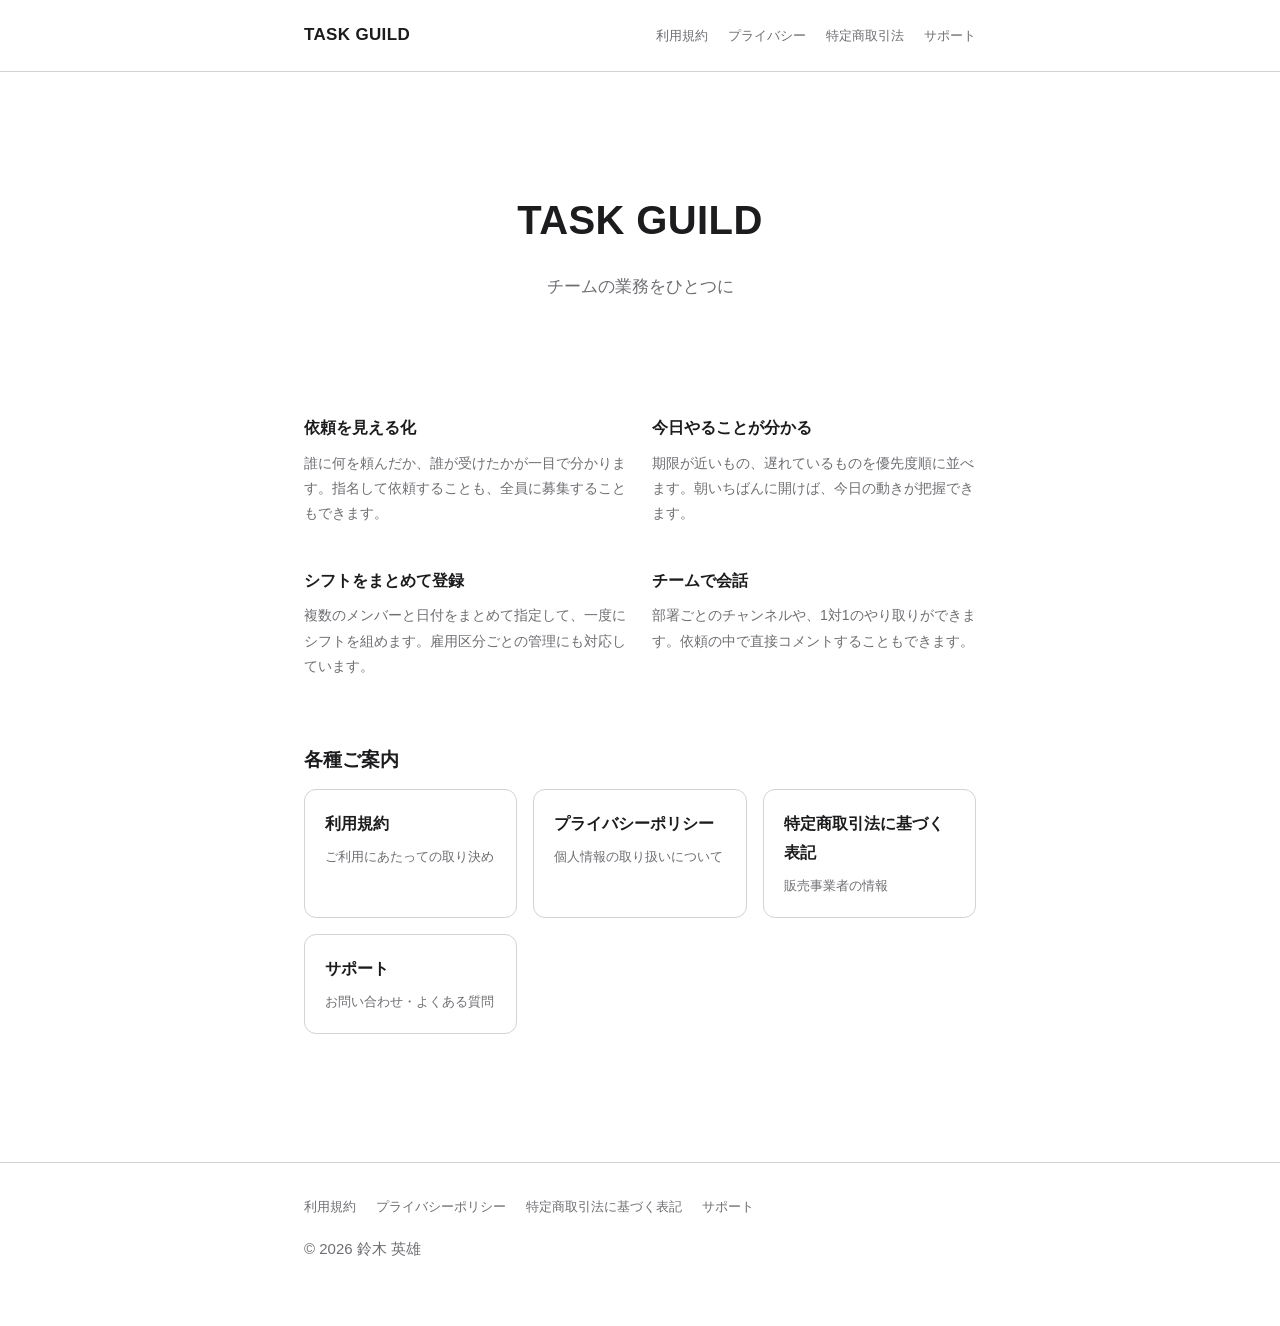
<file: index.html>
<!DOCTYPE html>
<html lang="ja">
<head>
<meta charset="UTF-8">
<meta name="viewport" content="width=device-width, initial-scale=1">
<title>TASK GUILD</title>
<meta name="description" content="TASK GUILD は、中小企業やチームの業務をひとつにまとめる業務管理アプリです。">
<link rel="stylesheet" href="style.css">
</head>
<body>

<header>
  <div class="wrap">
    <a href="index.html" class="logo">TASK GUILD</a>
    <nav>
      <a href="terms.html">利用規約</a>
      <a href="privacy.html">プライバシー</a>
      <a href="tokushoho.html">特定商取引法</a>
      <a href="support.html">サポート</a>
    </nav>
  </div>
</header>

<main>
  <div class="wrap">

    <div class="hero">
      <h1>TASK GUILD</h1>
      <p>チームの業務をひとつに</p>
    </div>

    <div class="features">
      <div class="feature">
        <h3>依頼を見える化</h3>
        <p>誰に何を頼んだか、誰が受けたかが一目で分かります。指名して依頼することも、全員に募集することもできます。</p>
      </div>
      <div class="feature">
        <h3>今日やることが分かる</h3>
        <p>期限が近いもの、遅れているものを優先度順に並べます。朝いちばんに開けば、今日の動きが把握できます。</p>
      </div>
      <div class="feature">
        <h3>シフトをまとめて登録</h3>
        <p>複数のメンバーと日付をまとめて指定して、一度にシフトを組めます。雇用区分ごとの管理にも対応しています。</p>
      </div>
      <div class="feature">
        <h3>チームで会話</h3>
        <p>部署ごとのチャンネルや、1対1のやり取りができます。依頼の中で直接コメントすることもできます。</p>
      </div>
    </div>

    <h2>各種ご案内</h2>
    <div class="cards">
      <a href="terms.html" class="card">
        <h2>利用規約</h2>
        <p>ご利用にあたっての取り決め</p>
      </a>
      <a href="privacy.html" class="card">
        <h2>プライバシーポリシー</h2>
        <p>個人情報の取り扱いについて</p>
      </a>
      <a href="tokushoho.html" class="card">
        <h2>特定商取引法に基づく表記</h2>
        <p>販売事業者の情報</p>
      </a>
      <a href="support.html" class="card">
        <h2>サポート</h2>
        <p>お問い合わせ・よくある質問</p>
      </a>
    </div>

  </div>
</main>

<footer>
  <div class="wrap">
    <nav>
      <a href="terms.html">利用規約</a>
      <a href="privacy.html">プライバシーポリシー</a>
      <a href="tokushoho.html">特定商取引法に基づく表記</a>
      <a href="support.html">サポート</a>
    </nav>
    <p>© 2026 鈴木 英雄</p>
  </div>
</footer>

</body>
</html>
</file>
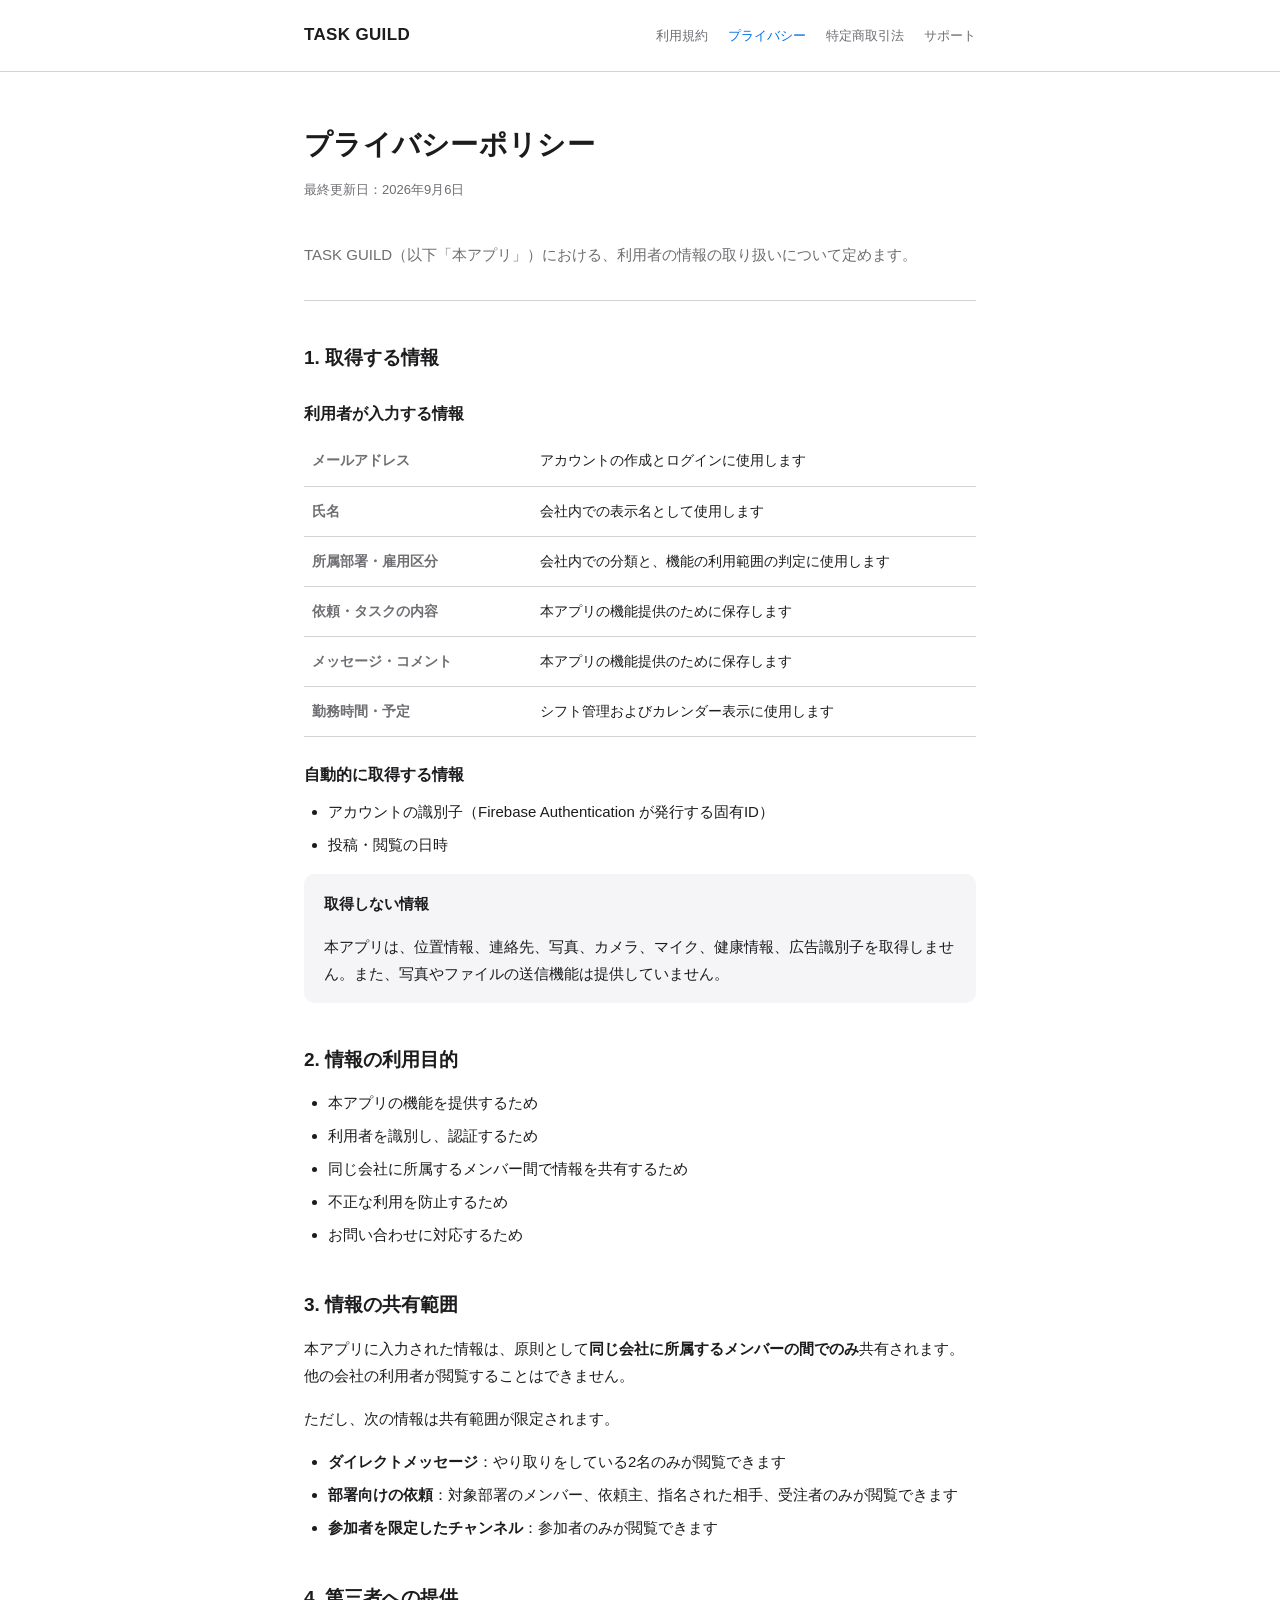
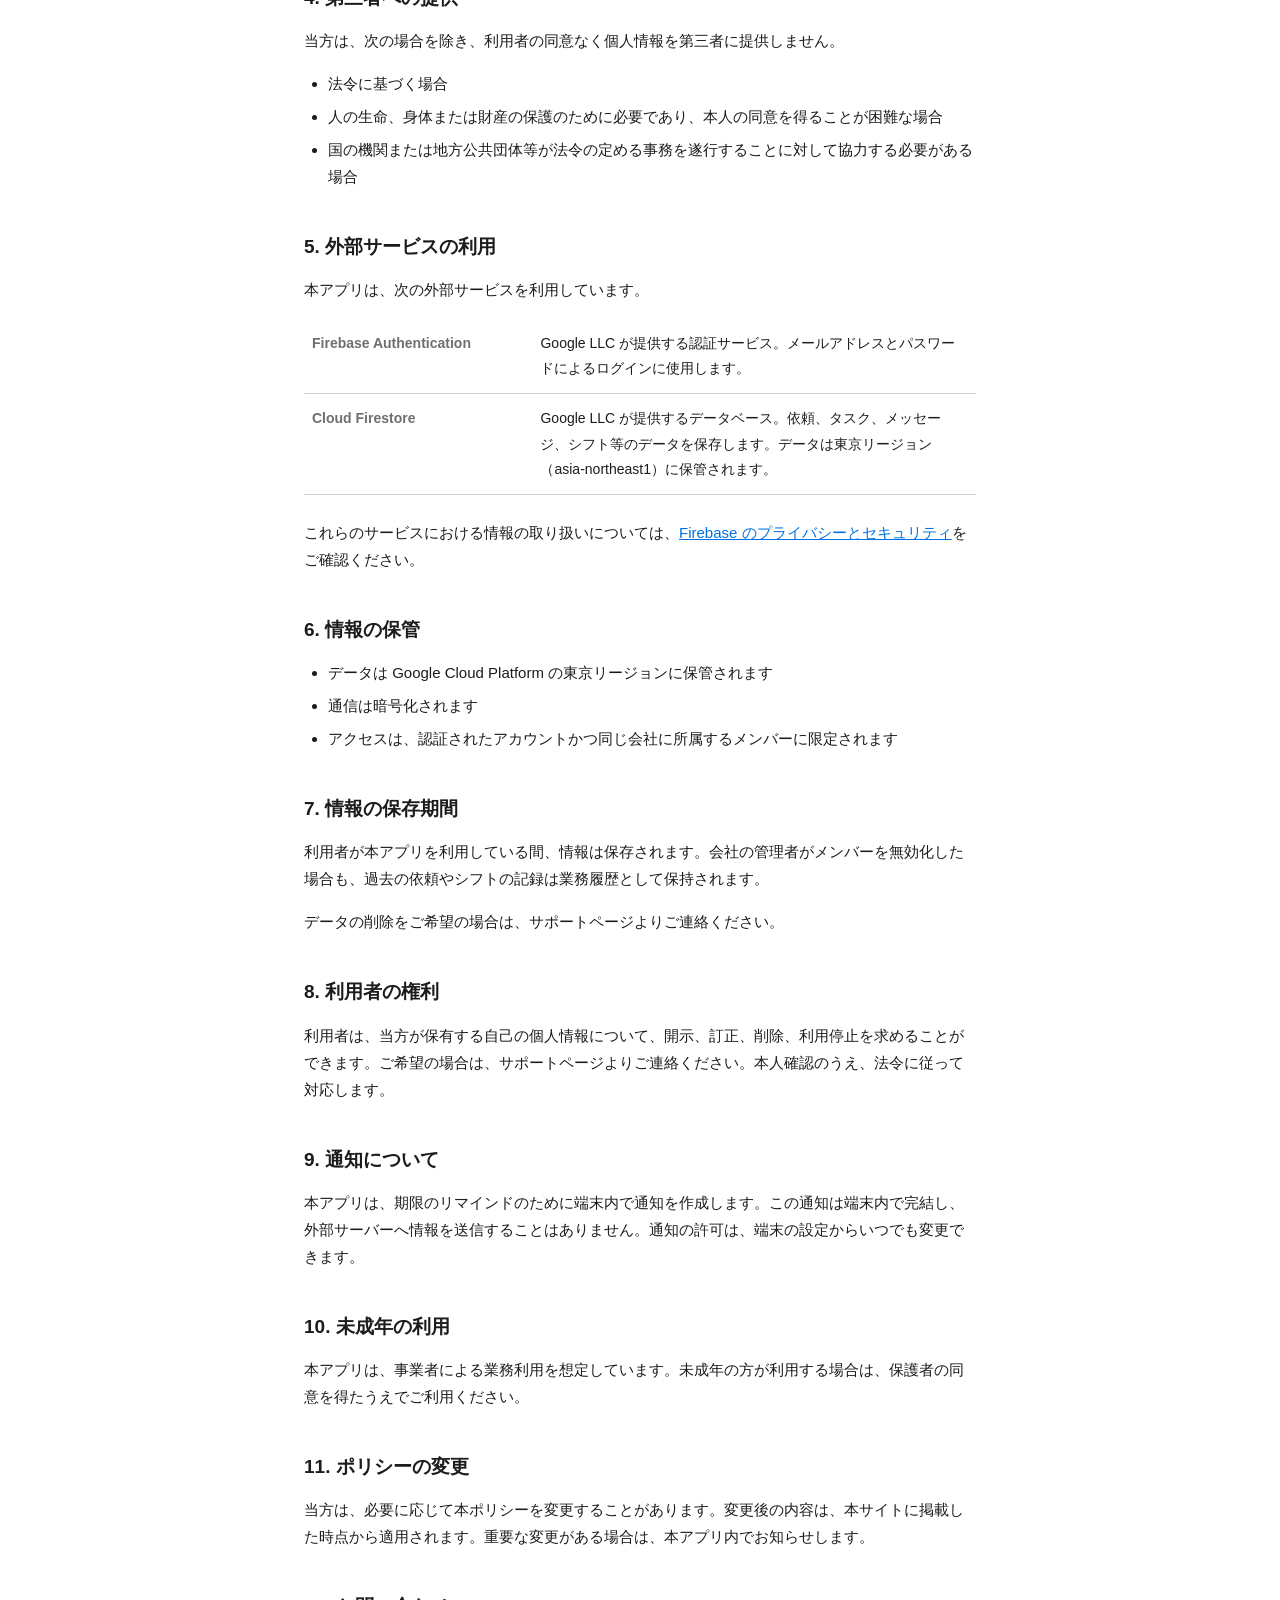
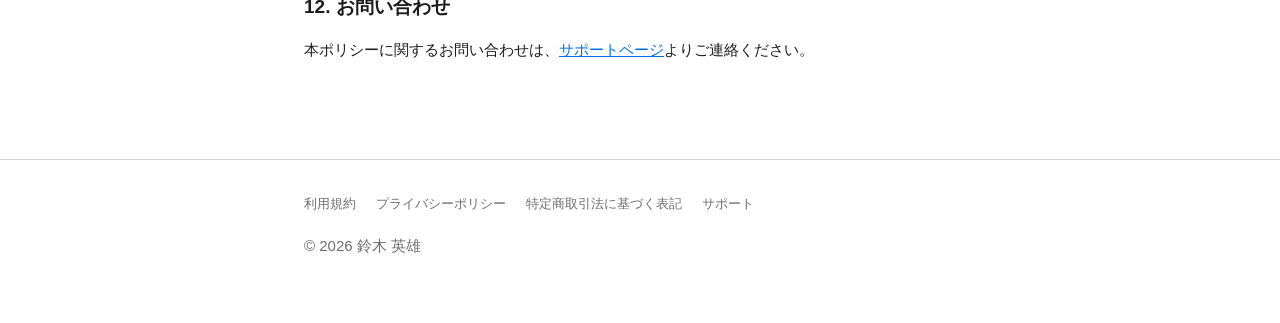
<file: privacy.html>
<!DOCTYPE html>
<html lang="ja">
<head>
<meta charset="UTF-8">
<meta name="viewport" content="width=device-width, initial-scale=1">
<title>プライバシーポリシー | TASK GUILD</title>
<link rel="stylesheet" href="style.css">
</head>
<body>

<header>
  <div class="wrap">
    <a href="index.html" class="logo">TASK GUILD</a>
    <nav>
      <a href="terms.html">利用規約</a>
      <a href="privacy.html" class="current">プライバシー</a>
      <a href="tokushoho.html">特定商取引法</a>
      <a href="support.html">サポート</a>
    </nav>
  </div>
</header>

<main>
  <div class="wrap">

    <h1>プライバシーポリシー</h1>
    <p class="updated">最終更新日：2026年9月6日</p>

    <p class="lead">
      TASK GUILD（以下「本アプリ」）における、利用者の情報の取り扱いについて定めます。
    </p>

    <h2>1. 取得する情報</h2>

    <h3>利用者が入力する情報</h3>
    <table>
      <tr>
        <th>メールアドレス</th>
        <td>アカウントの作成とログインに使用します</td>
      </tr>
      <tr>
        <th>氏名</th>
        <td>会社内での表示名として使用します</td>
      </tr>
      <tr>
        <th>所属部署・雇用区分</th>
        <td>会社内での分類と、機能の利用範囲の判定に使用します</td>
      </tr>
      <tr>
        <th>依頼・タスクの内容</th>
        <td>本アプリの機能提供のために保存します</td>
      </tr>
      <tr>
        <th>メッセージ・コメント</th>
        <td>本アプリの機能提供のために保存します</td>
      </tr>
      <tr>
        <th>勤務時間・予定</th>
        <td>シフト管理およびカレンダー表示に使用します</td>
      </tr>
    </table>

    <h3>自動的に取得する情報</h3>
    <ul>
      <li>アカウントの識別子（Firebase Authentication が発行する固有ID）</li>
      <li>投稿・閲覧の日時</li>
    </ul>

    <div class="note">
      <p><strong>取得しない情報</strong></p>
      <p>本アプリは、位置情報、連絡先、写真、カメラ、マイク、健康情報、広告識別子を取得しません。また、写真やファイルの送信機能は提供していません。</p>
    </div>

    <h2>2. 情報の利用目的</h2>
    <ul>
      <li>本アプリの機能を提供するため</li>
      <li>利用者を識別し、認証するため</li>
      <li>同じ会社に所属するメンバー間で情報を共有するため</li>
      <li>不正な利用を防止するため</li>
      <li>お問い合わせに対応するため</li>
    </ul>

    <h2>3. 情報の共有範囲</h2>
    <p>本アプリに入力された情報は、原則として<strong>同じ会社に所属するメンバーの間でのみ</strong>共有されます。他の会社の利用者が閲覧することはできません。</p>
    <p>ただし、次の情報は共有範囲が限定されます。</p>
    <ul>
      <li><strong>ダイレクトメッセージ</strong>：やり取りをしている2名のみが閲覧できます</li>
      <li><strong>部署向けの依頼</strong>：対象部署のメンバー、依頼主、指名された相手、受注者のみが閲覧できます</li>
      <li><strong>参加者を限定したチャンネル</strong>：参加者のみが閲覧できます</li>
    </ul>

    <h2>4. 第三者への提供</h2>
    <p>当方は、次の場合を除き、利用者の同意なく個人情報を第三者に提供しません。</p>
    <ul>
      <li>法令に基づく場合</li>
      <li>人の生命、身体または財産の保護のために必要であり、本人の同意を得ることが困難な場合</li>
      <li>国の機関または地方公共団体等が法令の定める事務を遂行することに対して協力する必要がある場合</li>
    </ul>

    <h2>5. 外部サービスの利用</h2>
    <p>本アプリは、次の外部サービスを利用しています。</p>

    <table>
      <tr>
        <th>Firebase Authentication</th>
        <td>Google LLC が提供する認証サービス。メールアドレスとパスワードによるログインに使用します。</td>
      </tr>
      <tr>
        <th>Cloud Firestore</th>
        <td>Google LLC が提供するデータベース。依頼、タスク、メッセージ、シフト等のデータを保存します。データは東京リージョン（asia-northeast1）に保管されます。</td>
      </tr>
    </table>

    <p>これらのサービスにおける情報の取り扱いについては、<a href="https://firebase.google.com/support/privacy" target="_blank" rel="noopener">Firebase のプライバシーとセキュリティ</a>をご確認ください。</p>

    <h2>6. 情報の保管</h2>
    <ul>
      <li>データは Google Cloud Platform の東京リージョンに保管されます</li>
      <li>通信は暗号化されます</li>
      <li>アクセスは、認証されたアカウントかつ同じ会社に所属するメンバーに限定されます</li>
    </ul>

    <h2>7. 情報の保存期間</h2>
    <p>利用者が本アプリを利用している間、情報は保存されます。会社の管理者がメンバーを無効化した場合も、過去の依頼やシフトの記録は業務履歴として保持されます。</p>
    <p>データの削除をご希望の場合は、サポートページよりご連絡ください。</p>

    <h2>8. 利用者の権利</h2>
    <p>利用者は、当方が保有する自己の個人情報について、開示、訂正、削除、利用停止を求めることができます。ご希望の場合は、サポートページよりご連絡ください。本人確認のうえ、法令に従って対応します。</p>

    <h2>9. 通知について</h2>
    <p>本アプリは、期限のリマインドのために端末内で通知を作成します。この通知は端末内で完結し、外部サーバーへ情報を送信することはありません。通知の許可は、端末の設定からいつでも変更できます。</p>

    <h2>10. 未成年の利用</h2>
    <p>本アプリは、事業者による業務利用を想定しています。未成年の方が利用する場合は、保護者の同意を得たうえでご利用ください。</p>

    <h2>11. ポリシーの変更</h2>
    <p>当方は、必要に応じて本ポリシーを変更することがあります。変更後の内容は、本サイトに掲載した時点から適用されます。重要な変更がある場合は、本アプリ内でお知らせします。</p>

    <h2>12. お問い合わせ</h2>
    <p>本ポリシーに関するお問い合わせは、<a href="support.html">サポートページ</a>よりご連絡ください。</p>

  </div>
</main>

<footer>
  <div class="wrap">
    <nav>
      <a href="terms.html">利用規約</a>
      <a href="privacy.html">プライバシーポリシー</a>
      <a href="tokushoho.html">特定商取引法に基づく表記</a>
      <a href="support.html">サポート</a>
    </nav>
    <p>© 2026 鈴木 英雄</p>
  </div>
</footer>

</body>
</html>
</file>
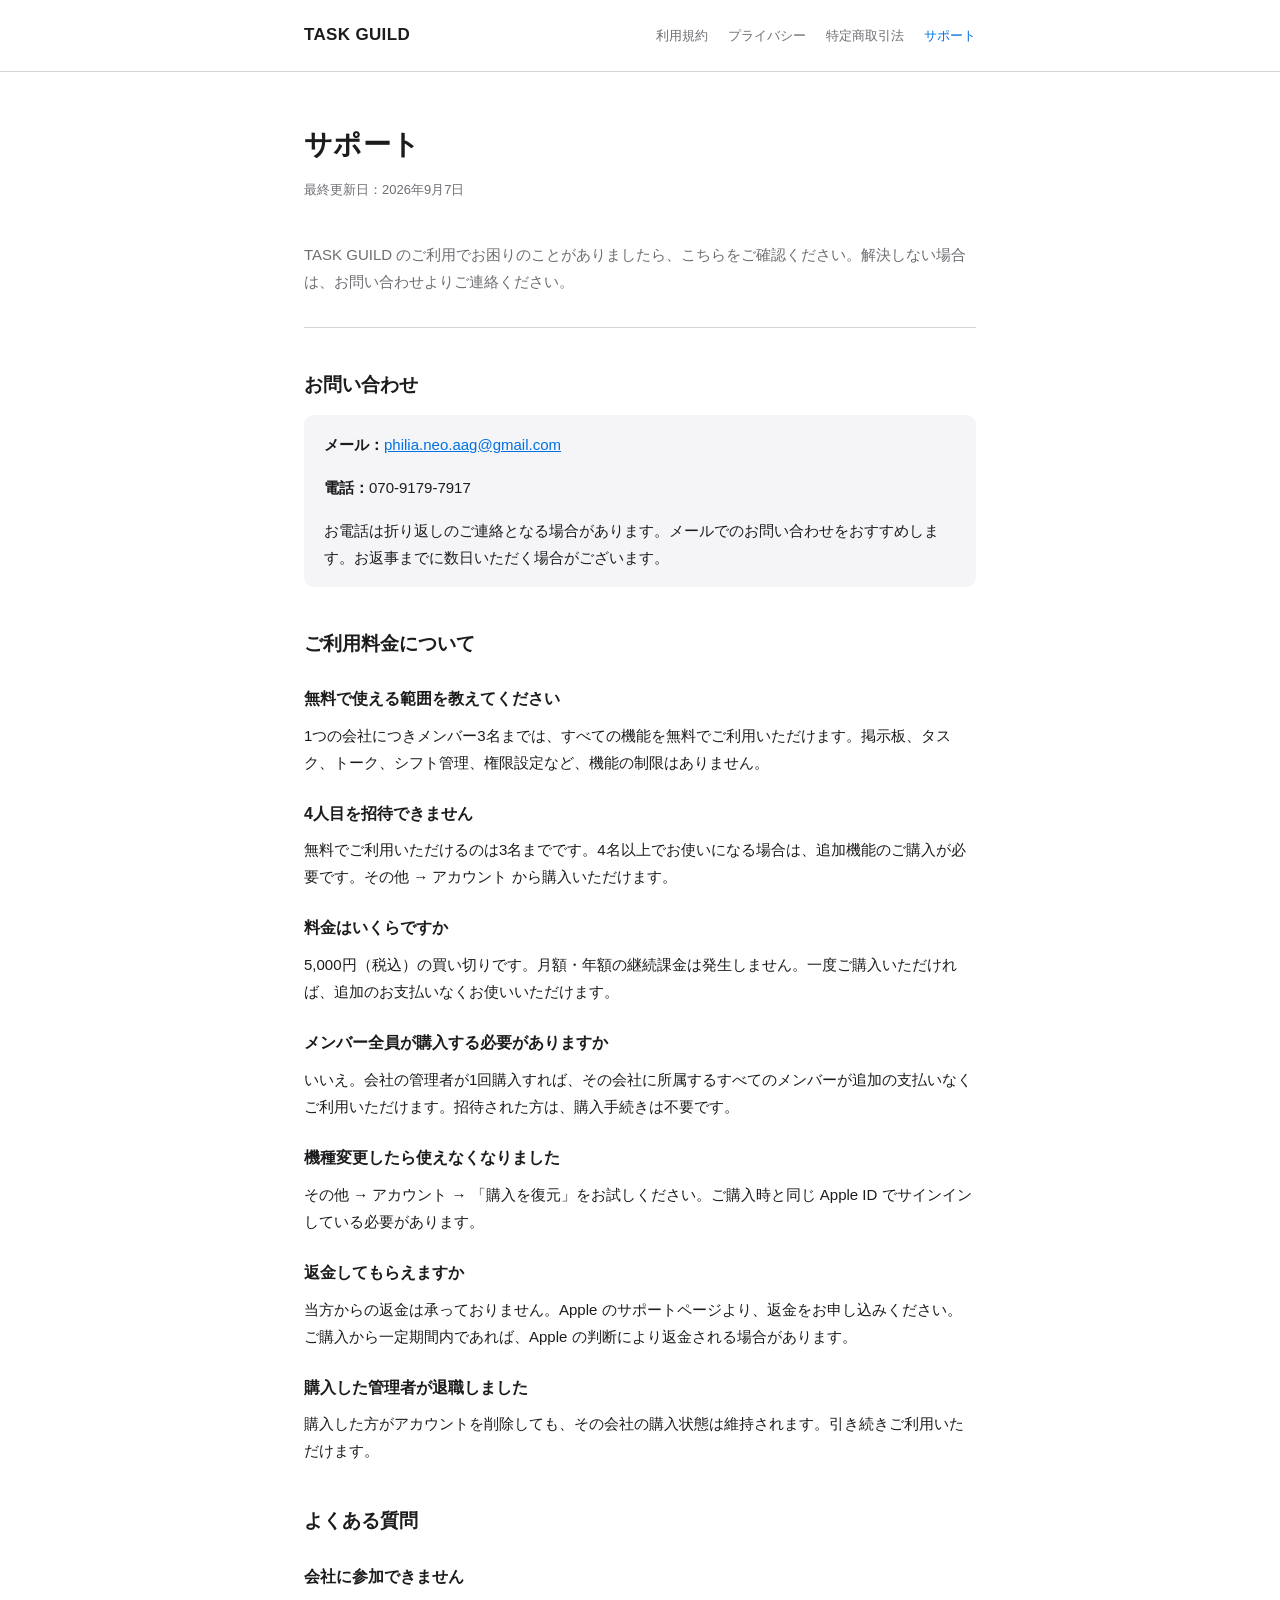
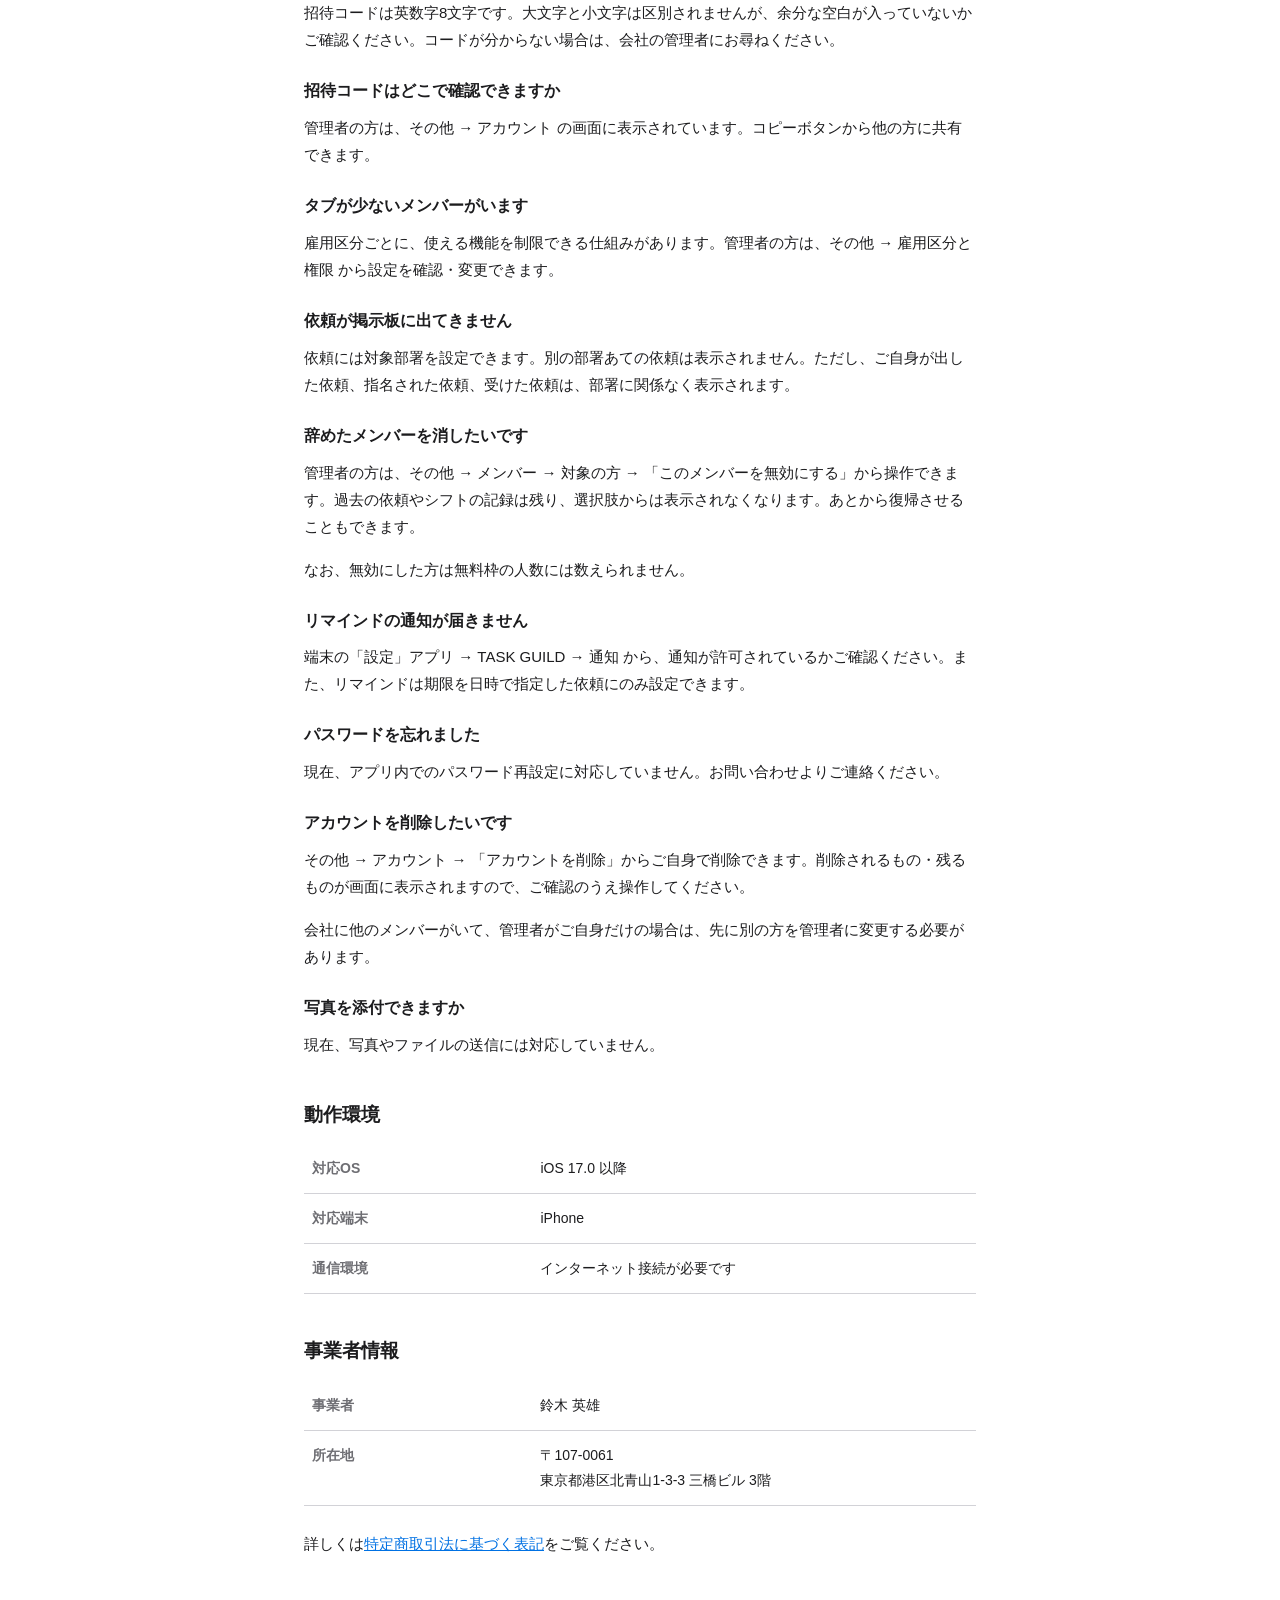
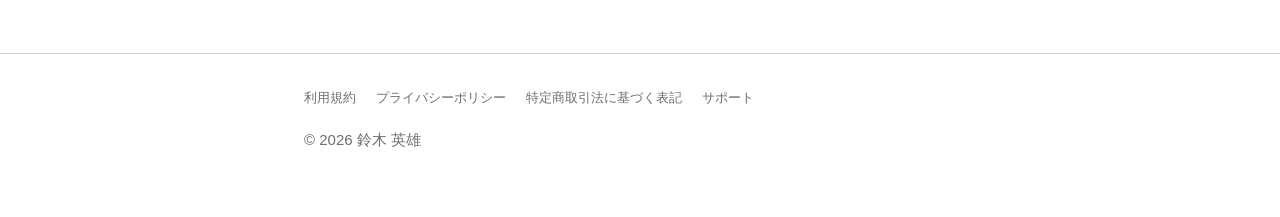
<file: support.html>
<!DOCTYPE html>
<html lang="ja">
<head>
<meta charset="UTF-8">
<meta name="viewport" content="width=device-width, initial-scale=1">
<title>サポート | TASK GUILD</title>
<link rel="stylesheet" href="style.css">
</head>
<body>

<header>
  <div class="wrap">
    <a href="index.html" class="logo">TASK GUILD</a>
    <nav>
      <a href="terms.html">利用規約</a>
      <a href="privacy.html">プライバシー</a>
      <a href="tokushoho.html">特定商取引法</a>
      <a href="support.html" class="current">サポート</a>
    </nav>
  </div>
</header>

<main>
  <div class="wrap">

    <h1>サポート</h1>
    <p class="updated">最終更新日：2026年9月7日</p>

    <p class="lead">
      TASK GUILD のご利用でお困りのことがありましたら、こちらをご確認ください。解決しない場合は、お問い合わせよりご連絡ください。
    </p>

    <h2>お問い合わせ</h2>
    <div class="note">
      <p><strong>メール：</strong><a href="mailto:philia.neo.aag@gmail.com">philia.neo.aag@gmail.com</a></p>
      <p><strong>電話：</strong>070-9179-7917</p>
      <p>お電話は折り返しのご連絡となる場合があります。メールでのお問い合わせをおすすめします。お返事までに数日いただく場合がございます。</p>
    </div>

    <h2>ご利用料金について</h2>

    <h3>無料で使える範囲を教えてください</h3>
    <p>1つの会社につきメンバー3名までは、すべての機能を無料でご利用いただけます。掲示板、タスク、トーク、シフト管理、権限設定など、機能の制限はありません。</p>

    <h3>4人目を招待できません</h3>
    <p>無料でご利用いただけるのは3名までです。4名以上でお使いになる場合は、追加機能のご購入が必要です。その他 → アカウント から購入いただけます。</p>

    <h3>料金はいくらですか</h3>
    <p>5,000円（税込）の買い切りです。月額・年額の継続課金は発生しません。一度ご購入いただければ、追加のお支払いなくお使いいただけます。</p>

    <h3>メンバー全員が購入する必要がありますか</h3>
    <p>いいえ。会社の管理者が1回購入すれば、その会社に所属するすべてのメンバーが追加の支払いなくご利用いただけます。招待された方は、購入手続きは不要です。</p>

    <h3>機種変更したら使えなくなりました</h3>
    <p>その他 → アカウント → 「購入を復元」をお試しください。ご購入時と同じ Apple ID でサインインしている必要があります。</p>

    <h3>返金してもらえますか</h3>
    <p>当方からの返金は承っておりません。Apple のサポートページより、返金をお申し込みください。ご購入から一定期間内であれば、Apple の判断により返金される場合があります。</p>

    <h3>購入した管理者が退職しました</h3>
    <p>購入した方がアカウントを削除しても、その会社の購入状態は維持されます。引き続きご利用いただけます。</p>

    <h2>よくある質問</h2>

    <h3>会社に参加できません</h3>
    <p>招待コードは英数字8文字です。大文字と小文字は区別されませんが、余分な空白が入っていないかご確認ください。コードが分からない場合は、会社の管理者にお尋ねください。</p>

    <h3>招待コードはどこで確認できますか</h3>
    <p>管理者の方は、その他 → アカウント の画面に表示されています。コピーボタンから他の方に共有できます。</p>

    <h3>タブが少ないメンバーがいます</h3>
    <p>雇用区分ごとに、使える機能を制限できる仕組みがあります。管理者の方は、その他 → 雇用区分と権限 から設定を確認・変更できます。</p>

    <h3>依頼が掲示板に出てきません</h3>
    <p>依頼には対象部署を設定できます。別の部署あての依頼は表示されません。ただし、ご自身が出した依頼、指名された依頼、受けた依頼は、部署に関係なく表示されます。</p>

    <h3>辞めたメンバーを消したいです</h3>
    <p>管理者の方は、その他 → メンバー → 対象の方 → 「このメンバーを無効にする」から操作できます。過去の依頼やシフトの記録は残り、選択肢からは表示されなくなります。あとから復帰させることもできます。</p>
    <p>なお、無効にした方は無料枠の人数には数えられません。</p>

    <h3>リマインドの通知が届きません</h3>
    <p>端末の「設定」アプリ → TASK GUILD → 通知 から、通知が許可されているかご確認ください。また、リマインドは期限を日時で指定した依頼にのみ設定できます。</p>

    <h3>パスワードを忘れました</h3>
    <p>現在、アプリ内でのパスワード再設定に対応していません。お問い合わせよりご連絡ください。</p>

    <h3>アカウントを削除したいです</h3>
    <p>その他 → アカウント → 「アカウントを削除」からご自身で削除できます。削除されるもの・残るものが画面に表示されますので、ご確認のうえ操作してください。</p>
    <p>会社に他のメンバーがいて、管理者がご自身だけの場合は、先に別の方を管理者に変更する必要があります。</p>

    <h3>写真を添付できますか</h3>
    <p>現在、写真やファイルの送信には対応していません。</p>

    <h2>動作環境</h2>
    <table>
      <tr>
        <th>対応OS</th>
        <td>iOS 17.0 以降</td>
      </tr>
      <tr>
        <th>対応端末</th>
        <td>iPhone</td>
      </tr>
      <tr>
        <th>通信環境</th>
        <td>インターネット接続が必要です</td>
      </tr>
    </table>

    <h2>事業者情報</h2>
    <table>
      <tr>
        <th>事業者</th>
        <td>鈴木 英雄</td>
      </tr>
      <tr>
        <th>所在地</th>
        <td>
          〒107-0061<br>
          東京都港区北青山1-3-3 三橋ビル 3階
        </td>
      </tr>
    </table>
    <p>詳しくは<a href="tokushoho.html">特定商取引法に基づく表記</a>をご覧ください。</p>

  </div>
</main>

<footer>
  <div class="wrap">
    <nav>
      <a href="terms.html">利用規約</a>
      <a href="privacy.html">プライバシーポリシー</a>
      <a href="tokushoho.html">特定商取引法に基づく表記</a>
      <a href="support.html">サポート</a>
    </nav>
    <p>© 2026 鈴木 英雄</p>
  </div>
</footer>

</body>
</html>
</file>
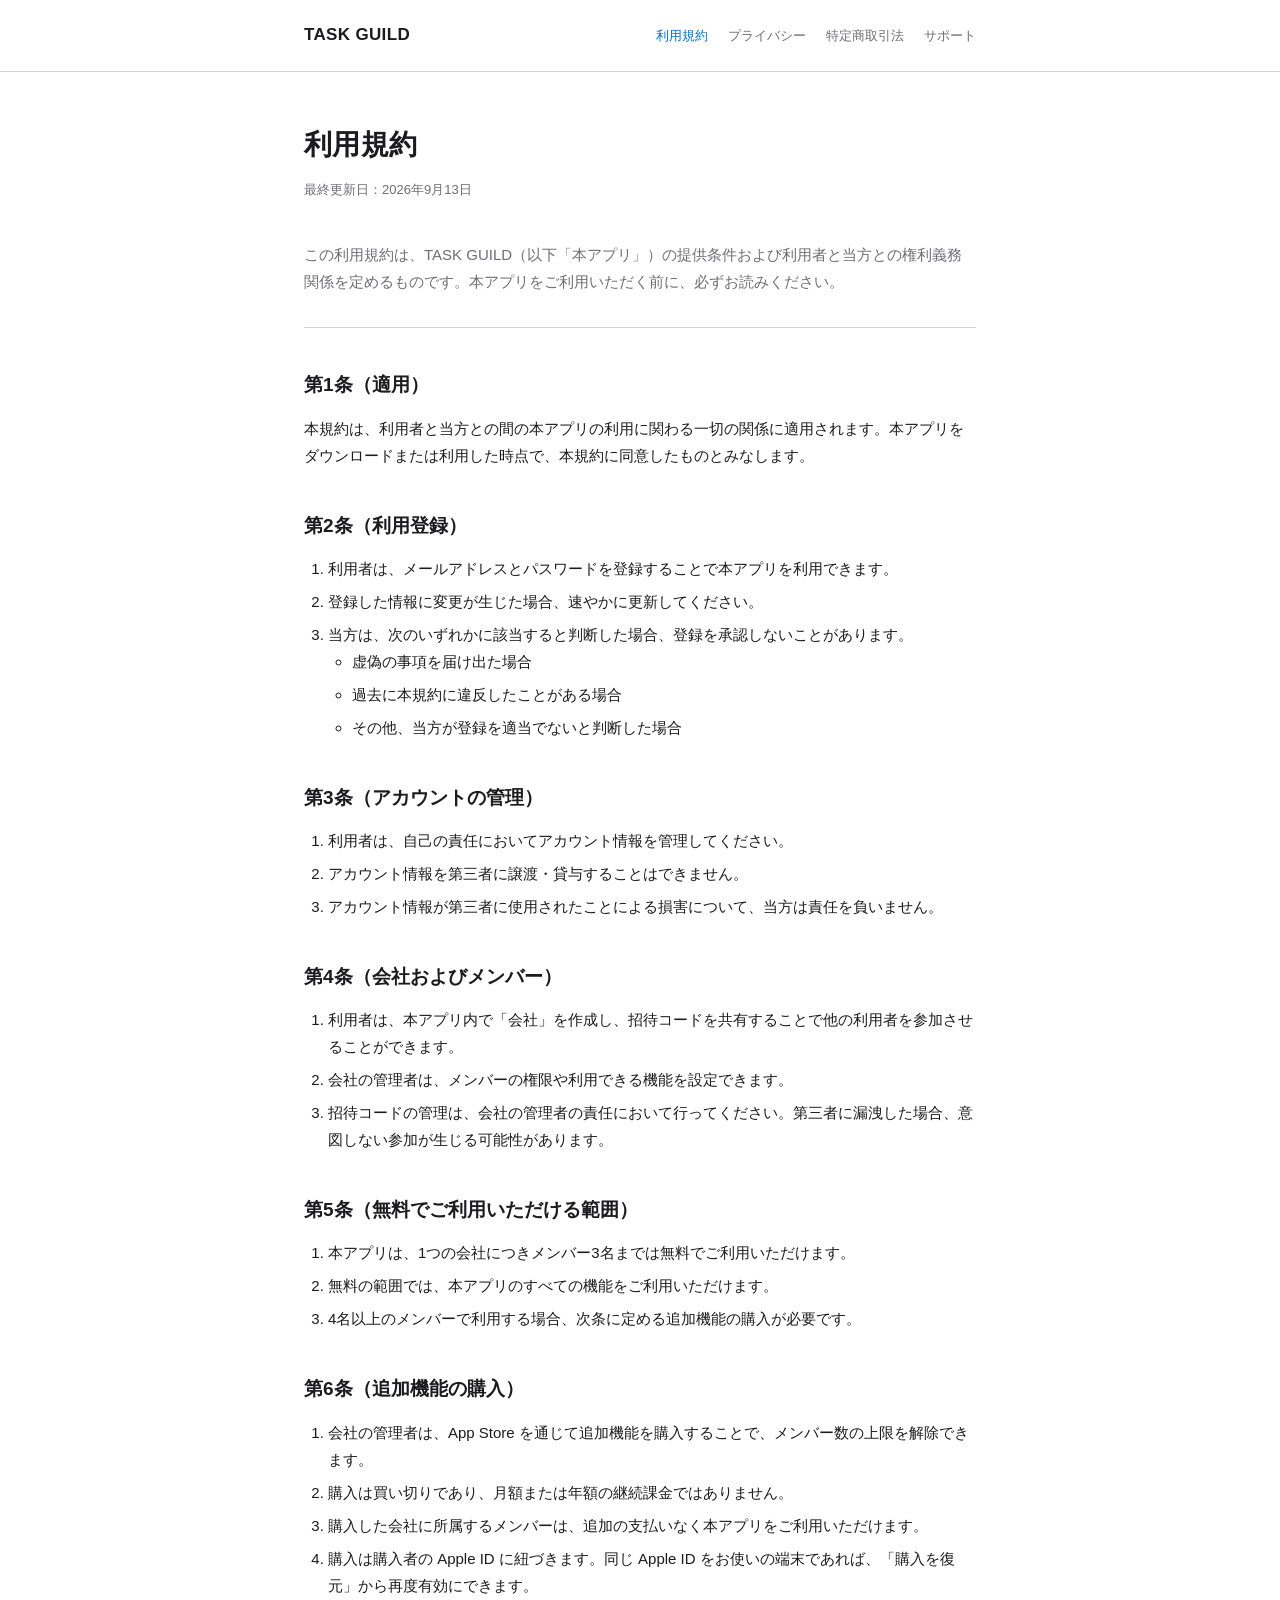
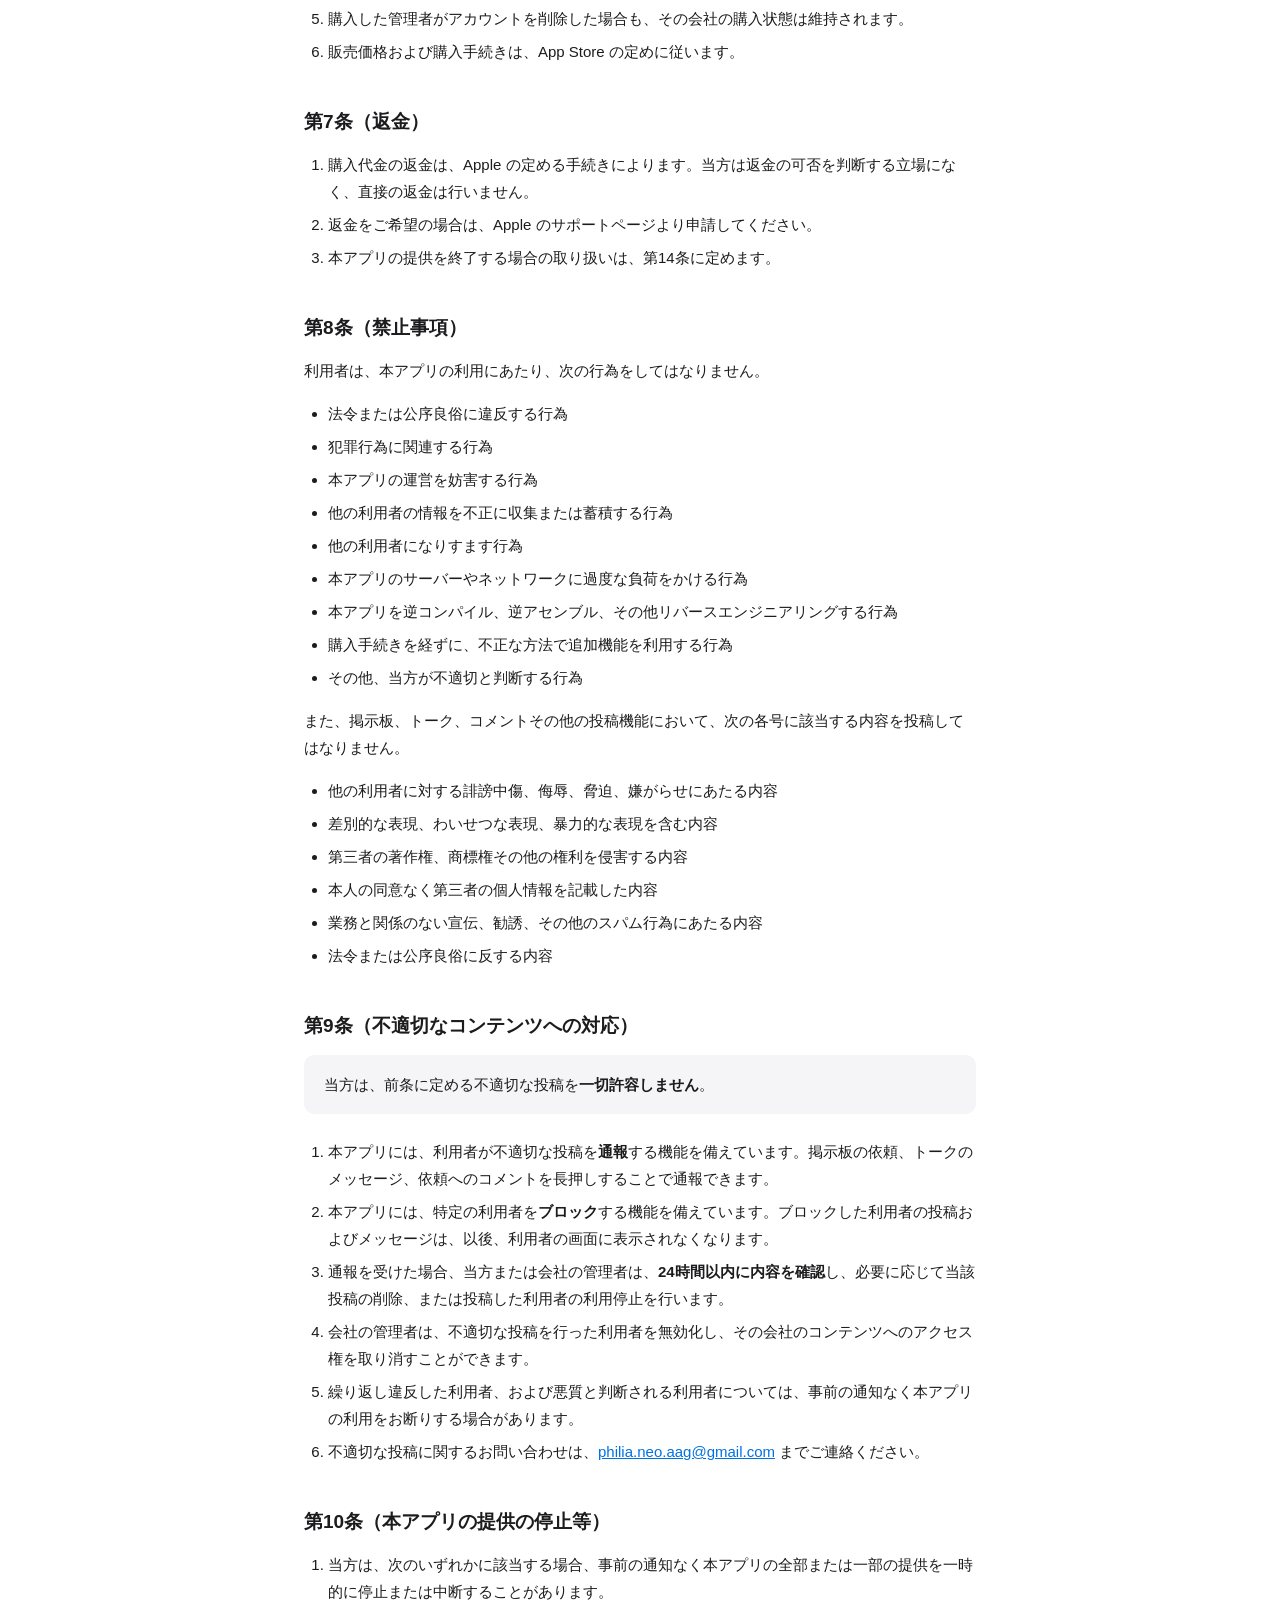
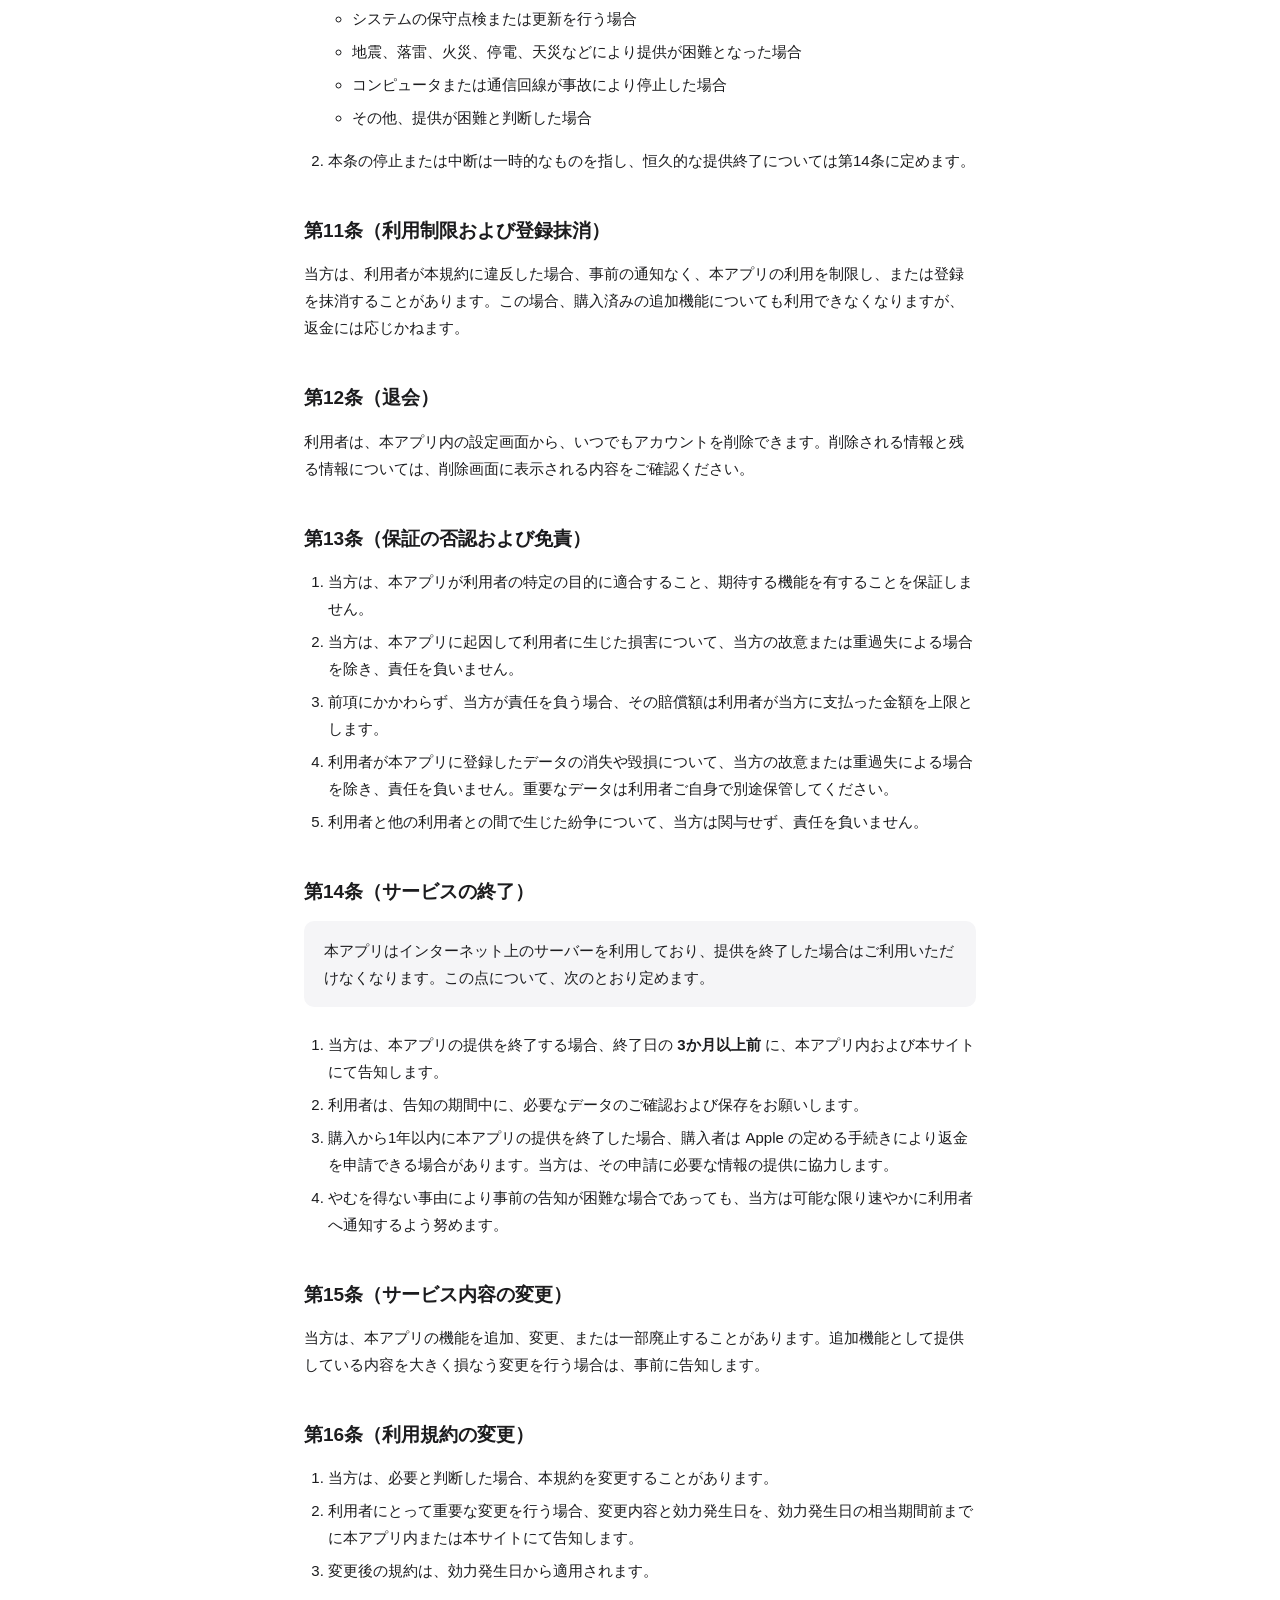
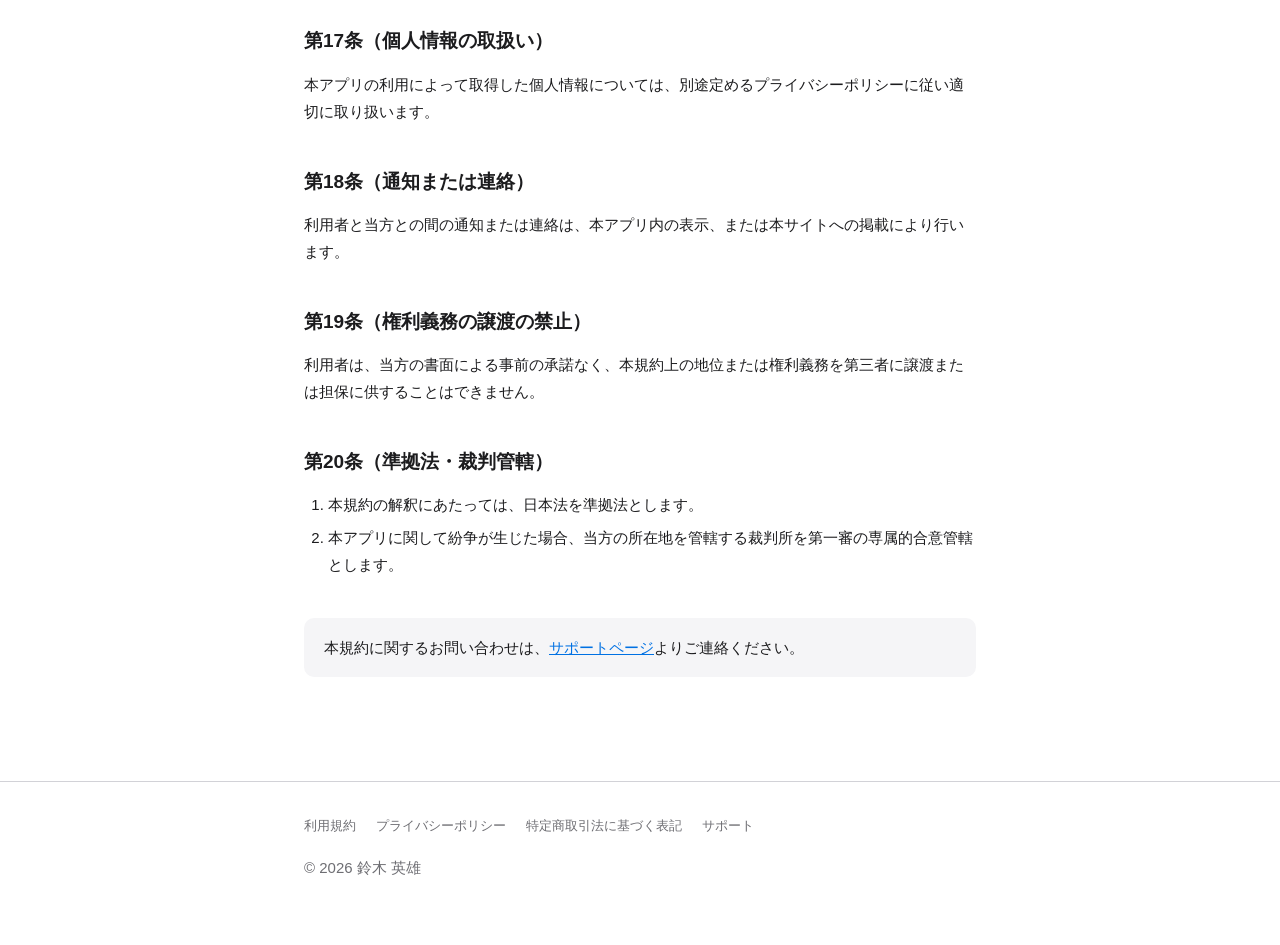
<file: terms.html>
<!DOCTYPE html>
<html lang="ja">
<head>
<meta charset="UTF-8">
<meta name="viewport" content="width=device-width, initial-scale=1">
<title>利用規約 | TASK GUILD</title>
<link rel="stylesheet" href="style.css">
</head>
<body>

<header>
  <div class="wrap">
    <a href="index.html" class="logo">TASK GUILD</a>
    <nav>
      <a href="terms.html" class="current">利用規約</a>
      <a href="privacy.html">プライバシー</a>
      <a href="tokushoho.html">特定商取引法</a>
      <a href="support.html">サポート</a>
    </nav>
  </div>
</header>

<main>
  <div class="wrap">

    <h1>利用規約</h1>
    <p class="updated">最終更新日：2026年9月13日</p>

    <p class="lead">
      この利用規約は、TASK GUILD（以下「本アプリ」）の提供条件および利用者と当方との権利義務関係を定めるものです。本アプリをご利用いただく前に、必ずお読みください。
    </p>

    <h2>第1条（適用）</h2>
    <p>本規約は、利用者と当方との間の本アプリの利用に関わる一切の関係に適用されます。本アプリをダウンロードまたは利用した時点で、本規約に同意したものとみなします。</p>

    <h2>第2条（利用登録）</h2>
    <ol>
      <li>利用者は、メールアドレスとパスワードを登録することで本アプリを利用できます。</li>
      <li>登録した情報に変更が生じた場合、速やかに更新してください。</li>
      <li>当方は、次のいずれかに該当すると判断した場合、登録を承認しないことがあります。
        <ul>
          <li>虚偽の事項を届け出た場合</li>
          <li>過去に本規約に違反したことがある場合</li>
          <li>その他、当方が登録を適当でないと判断した場合</li>
        </ul>
      </li>
    </ol>

    <h2>第3条（アカウントの管理）</h2>
    <ol>
      <li>利用者は、自己の責任においてアカウント情報を管理してください。</li>
      <li>アカウント情報を第三者に譲渡・貸与することはできません。</li>
      <li>アカウント情報が第三者に使用されたことによる損害について、当方は責任を負いません。</li>
    </ol>

    <h2>第4条（会社およびメンバー）</h2>
    <ol>
      <li>利用者は、本アプリ内で「会社」を作成し、招待コードを共有することで他の利用者を参加させることができます。</li>
      <li>会社の管理者は、メンバーの権限や利用できる機能を設定できます。</li>
      <li>招待コードの管理は、会社の管理者の責任において行ってください。第三者に漏洩した場合、意図しない参加が生じる可能性があります。</li>
    </ol>

    <h2>第5条（無料でご利用いただける範囲）</h2>
    <ol>
      <li>本アプリは、1つの会社につきメンバー3名までは無料でご利用いただけます。</li>
      <li>無料の範囲では、本アプリのすべての機能をご利用いただけます。</li>
      <li>4名以上のメンバーで利用する場合、次条に定める追加機能の購入が必要です。</li>
    </ol>

    <h2>第6条（追加機能の購入）</h2>
    <ol>
      <li>会社の管理者は、App Store を通じて追加機能を購入することで、メンバー数の上限を解除できます。</li>
      <li>購入は買い切りであり、月額または年額の継続課金ではありません。</li>
      <li>購入した会社に所属するメンバーは、追加の支払いなく本アプリをご利用いただけます。</li>
      <li>購入は購入者の Apple ID に紐づきます。同じ Apple ID をお使いの端末であれば、「購入を復元」から再度有効にできます。</li>
      <li>購入した管理者がアカウントを削除した場合も、その会社の購入状態は維持されます。</li>
      <li>販売価格および購入手続きは、App Store の定めに従います。</li>
    </ol>

    <h2>第7条（返金）</h2>
    <ol>
      <li>購入代金の返金は、Apple の定める手続きによります。当方は返金の可否を判断する立場になく、直接の返金は行いません。</li>
      <li>返金をご希望の場合は、Apple のサポートページより申請してください。</li>
      <li>本アプリの提供を終了する場合の取り扱いは、第14条に定めます。</li>
    </ol>

    <h2>第8条（禁止事項）</h2>
    <p>利用者は、本アプリの利用にあたり、次の行為をしてはなりません。</p>
    <ul>
      <li>法令または公序良俗に違反する行為</li>
      <li>犯罪行為に関連する行為</li>
      <li>本アプリの運営を妨害する行為</li>
      <li>他の利用者の情報を不正に収集または蓄積する行為</li>
      <li>他の利用者になりすます行為</li>
      <li>本アプリのサーバーやネットワークに過度な負荷をかける行為</li>
      <li>本アプリを逆コンパイル、逆アセンブル、その他リバースエンジニアリングする行為</li>
      <li>購入手続きを経ずに、不正な方法で追加機能を利用する行為</li>
      <li>その他、当方が不適切と判断する行為</li>
    </ul>

    <p>また、掲示板、トーク、コメントその他の投稿機能において、次の各号に該当する内容を投稿してはなりません。</p>
    <ul>
      <li>他の利用者に対する誹謗中傷、侮辱、脅迫、嫌がらせにあたる内容</li>
      <li>差別的な表現、わいせつな表現、暴力的な表現を含む内容</li>
      <li>第三者の著作権、商標権その他の権利を侵害する内容</li>
      <li>本人の同意なく第三者の個人情報を記載した内容</li>
      <li>業務と関係のない宣伝、勧誘、その他のスパム行為にあたる内容</li>
      <li>法令または公序良俗に反する内容</li>
    </ul>

    <h2>第9条（不適切なコンテンツへの対応）</h2>
    <div class="note">
      <p>当方は、前条に定める不適切な投稿を<strong>一切許容しません</strong>。</p>
    </div>
    <ol>
      <li>本アプリには、利用者が不適切な投稿を<strong>通報</strong>する機能を備えています。掲示板の依頼、トークのメッセージ、依頼へのコメントを長押しすることで通報できます。</li>
      <li>本アプリには、特定の利用者を<strong>ブロック</strong>する機能を備えています。ブロックした利用者の投稿およびメッセージは、以後、利用者の画面に表示されなくなります。</li>
      <li>通報を受けた場合、当方または会社の管理者は、<strong>24時間以内に内容を確認</strong>し、必要に応じて当該投稿の削除、または投稿した利用者の利用停止を行います。</li>
      <li>会社の管理者は、不適切な投稿を行った利用者を無効化し、その会社のコンテンツへのアクセス権を取り消すことができます。</li>
      <li>繰り返し違反した利用者、および悪質と判断される利用者については、事前の通知なく本アプリの利用をお断りする場合があります。</li>
      <li>不適切な投稿に関するお問い合わせは、<a href="mailto:philia.neo.aag@gmail.com">philia.neo.aag@gmail.com</a> までご連絡ください。</li>
    </ol>

    <h2>第10条（本アプリの提供の停止等）</h2>
    <ol>
      <li>当方は、次のいずれかに該当する場合、事前の通知なく本アプリの全部または一部の提供を一時的に停止または中断することがあります。
        <ul>
          <li>システムの保守点検または更新を行う場合</li>
          <li>地震、落雷、火災、停電、天災などにより提供が困難となった場合</li>
          <li>コンピュータまたは通信回線が事故により停止した場合</li>
          <li>その他、提供が困難と判断した場合</li>
        </ul>
      </li>
      <li>本条の停止または中断は一時的なものを指し、恒久的な提供終了については第14条に定めます。</li>
    </ol>

    <h2>第11条（利用制限および登録抹消）</h2>
    <p>当方は、利用者が本規約に違反した場合、事前の通知なく、本アプリの利用を制限し、または登録を抹消することがあります。この場合、購入済みの追加機能についても利用できなくなりますが、返金には応じかねます。</p>

    <h2>第12条（退会）</h2>
    <p>利用者は、本アプリ内の設定画面から、いつでもアカウントを削除できます。削除される情報と残る情報については、削除画面に表示される内容をご確認ください。</p>

    <h2>第13条（保証の否認および免責）</h2>
    <ol>
      <li>当方は、本アプリが利用者の特定の目的に適合すること、期待する機能を有することを保証しません。</li>
      <li>当方は、本アプリに起因して利用者に生じた損害について、当方の故意または重過失による場合を除き、責任を負いません。</li>
      <li>前項にかかわらず、当方が責任を負う場合、その賠償額は利用者が当方に支払った金額を上限とします。</li>
      <li>利用者が本アプリに登録したデータの消失や毀損について、当方の故意または重過失による場合を除き、責任を負いません。重要なデータは利用者ご自身で別途保管してください。</li>
      <li>利用者と他の利用者との間で生じた紛争について、当方は関与せず、責任を負いません。</li>
    </ol>

    <h2>第14条（サービスの終了）</h2>
    <div class="note">
      <p>本アプリはインターネット上のサーバーを利用しており、提供を終了した場合はご利用いただけなくなります。この点について、次のとおり定めます。</p>
    </div>
    <ol>
      <li>当方は、本アプリの提供を終了する場合、終了日の <strong>3か月以上前</strong> に、本アプリ内および本サイトにて告知します。</li>
      <li>利用者は、告知の期間中に、必要なデータのご確認および保存をお願いします。</li>
      <li>購入から1年以内に本アプリの提供を終了した場合、購入者は Apple の定める手続きにより返金を申請できる場合があります。当方は、その申請に必要な情報の提供に協力します。</li>
      <li>やむを得ない事由により事前の告知が困難な場合であっても、当方は可能な限り速やかに利用者へ通知するよう努めます。</li>
    </ol>

    <h2>第15条（サービス内容の変更）</h2>
    <p>当方は、本アプリの機能を追加、変更、または一部廃止することがあります。追加機能として提供している内容を大きく損なう変更を行う場合は、事前に告知します。</p>

    <h2>第16条（利用規約の変更）</h2>
    <ol>
      <li>当方は、必要と判断した場合、本規約を変更することがあります。</li>
      <li>利用者にとって重要な変更を行う場合、変更内容と効力発生日を、効力発生日の相当期間前までに本アプリ内または本サイトにて告知します。</li>
      <li>変更後の規約は、効力発生日から適用されます。</li>
    </ol>

    <h2>第17条（個人情報の取扱い）</h2>
    <p>本アプリの利用によって取得した個人情報については、別途定めるプライバシーポリシーに従い適切に取り扱います。</p>

    <h2>第18条（通知または連絡）</h2>
    <p>利用者と当方との間の通知または連絡は、本アプリ内の表示、または本サイトへの掲載により行います。</p>

    <h2>第19条（権利義務の譲渡の禁止）</h2>
    <p>利用者は、当方の書面による事前の承諾なく、本規約上の地位または権利義務を第三者に譲渡または担保に供することはできません。</p>

    <h2>第20条（準拠法・裁判管轄）</h2>
    <ol>
      <li>本規約の解釈にあたっては、日本法を準拠法とします。</li>
      <li>本アプリに関して紛争が生じた場合、当方の所在地を管轄する裁判所を第一審の専属的合意管轄とします。</li>
    </ol>

    <div class="note" style="margin-top:40px">
      <p>本規約に関するお問い合わせは、<a href="support.html">サポートページ</a>よりご連絡ください。</p>
    </div>

  </div>
</main>

<footer>
  <div class="wrap">
    <nav>
      <a href="terms.html">利用規約</a>
      <a href="privacy.html">プライバシーポリシー</a>
      <a href="tokushoho.html">特定商取引法に基づく表記</a>
      <a href="support.html">サポート</a>
    </nav>
    <p>© 2026 鈴木 英雄</p>
  </div>
</footer>

</body>
</html>
</file>
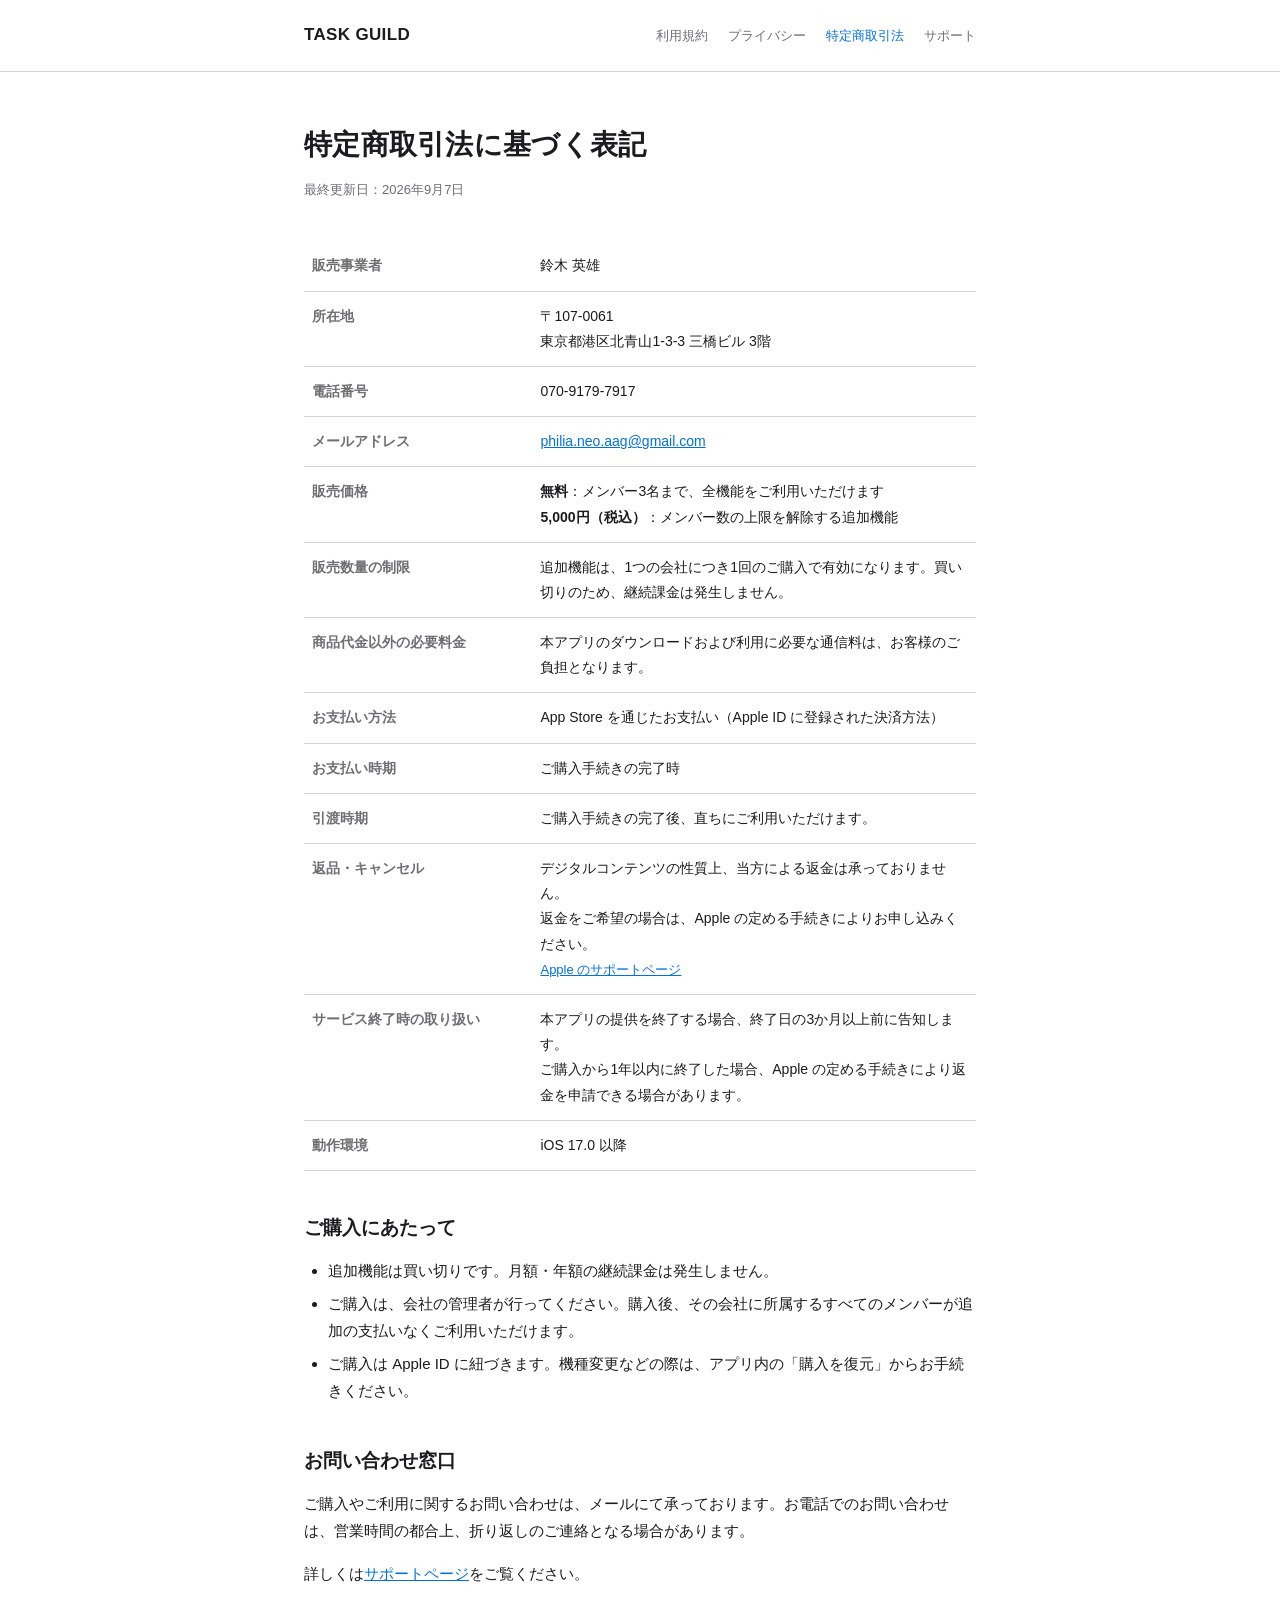
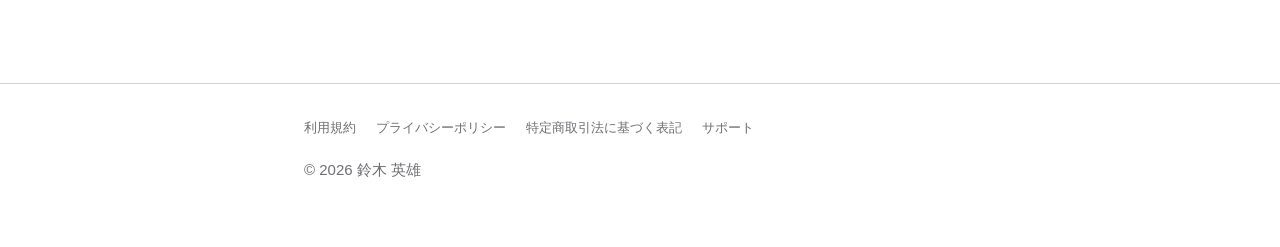
<file: tokushoho.html>
<!DOCTYPE html>
<html lang="ja">
<head>
<meta charset="UTF-8">
<meta name="viewport" content="width=device-width, initial-scale=1">
<title>特定商取引法に基づく表記 | TASK GUILD</title>
<link rel="stylesheet" href="style.css">
</head>
<body>

<header>
  <div class="wrap">
    <a href="index.html" class="logo">TASK GUILD</a>
    <nav>
      <a href="terms.html">利用規約</a>
      <a href="privacy.html">プライバシー</a>
      <a href="tokushoho.html" class="current">特定商取引法</a>
      <a href="support.html">サポート</a>
    </nav>
  </div>
</header>

<main>
  <div class="wrap">

    <h1>特定商取引法に基づく表記</h1>
    <p class="updated">最終更新日：2026年9月7日</p>

    <table>
      <tr>
        <th>販売事業者</th>
        <td>鈴木 英雄</td>
      </tr>
      <tr>
        <th>所在地</th>
        <td>
          〒107-0061<br>
          東京都港区北青山1-3-3 三橋ビル 3階
        </td>
      </tr>
      <tr>
        <th>電話番号</th>
        <td>070-9179-7917</td>
      </tr>
      <tr>
        <th>メールアドレス</th>
        <td><a href="mailto:philia.neo.aag@gmail.com">philia.neo.aag@gmail.com</a></td>
      </tr>
      <tr>
        <th>販売価格</th>
        <td>
          <strong>無料</strong>：メンバー3名まで、全機能をご利用いただけます<br>
          <strong>5,000円（税込）</strong>：メンバー数の上限を解除する追加機能
        </td>
      </tr>
      <tr>
        <th>販売数量の制限</th>
        <td>追加機能は、1つの会社につき1回のご購入で有効になります。買い切りのため、継続課金は発生しません。</td>
      </tr>
      <tr>
        <th>商品代金以外の必要料金</th>
        <td>本アプリのダウンロードおよび利用に必要な通信料は、お客様のご負担となります。</td>
      </tr>
      <tr>
        <th>お支払い方法</th>
        <td>App Store を通じたお支払い（Apple ID に登録された決済方法）</td>
      </tr>
      <tr>
        <th>お支払い時期</th>
        <td>ご購入手続きの完了時</td>
      </tr>
      <tr>
        <th>引渡時期</th>
        <td>ご購入手続きの完了後、直ちにご利用いただけます。</td>
      </tr>
      <tr>
        <th>返品・キャンセル</th>
        <td>
          デジタルコンテンツの性質上、当方による返金は承っておりません。<br>
          返金をご希望の場合は、Apple の定める手続きによりお申し込みください。<br>
          <span style="font-size:13px; color:var(--text-secondary)">
            <a href="https://support.apple.com/ja-jp/HT204084" target="_blank" rel="noopener">Apple のサポートページ</a>
          </span>
        </td>
      </tr>
      <tr>
        <th>サービス終了時の取り扱い</th>
        <td>
          本アプリの提供を終了する場合、終了日の3か月以上前に告知します。<br>
          ご購入から1年以内に終了した場合、Apple の定める手続きにより返金を申請できる場合があります。
        </td>
      </tr>
      <tr>
        <th>動作環境</th>
        <td>iOS 17.0 以降</td>
      </tr>
    </table>

    <h2>ご購入にあたって</h2>
    <ul>
      <li>追加機能は買い切りです。月額・年額の継続課金は発生しません。</li>
      <li>ご購入は、会社の管理者が行ってください。購入後、その会社に所属するすべてのメンバーが追加の支払いなくご利用いただけます。</li>
      <li>ご購入は Apple ID に紐づきます。機種変更などの際は、アプリ内の「購入を復元」からお手続きください。</li>
    </ul>

    <h2>お問い合わせ窓口</h2>
    <p>ご購入やご利用に関するお問い合わせは、メールにて承っております。お電話でのお問い合わせは、営業時間の都合上、折り返しのご連絡となる場合があります。</p>
    <p>詳しくは<a href="support.html">サポートページ</a>をご覧ください。</p>

  </div>
</main>

<footer>
  <div class="wrap">
    <nav>
      <a href="terms.html">利用規約</a>
      <a href="privacy.html">プライバシーポリシー</a>
      <a href="tokushoho.html">特定商取引法に基づく表記</a>
      <a href="support.html">サポート</a>
    </nav>
    <p>© 2026 鈴木 英雄</p>
  </div>
</footer>

</body>
</html>
</file>
<file: style.css>
:root {
  --text: #1c1c1e;
  --text-secondary: #6e6e73;
  --accent: #0071e3;
  --border: #d2d2d7;
  --bg: #ffffff;
  --bg-secondary: #f5f5f7;
}

@media (prefers-color-scheme: dark) {
  :root {
    --text: #f5f5f7;
    --text-secondary: #a1a1a6;
    --accent: #2997ff;
    --border: #424245;
    --bg: #000000;
    --bg-secondary: #1c1c1e;
  }
}

* {
  box-sizing: border-box;
  margin: 0;
  padding: 0;
}

body {
  font-family: -apple-system, BlinkMacSystemFont, "Hiragino Sans",
    "Hiragino Kaku Gothic ProN", "Noto Sans JP", sans-serif;
  color: var(--text);
  background: var(--bg);
  line-height: 1.8;
  -webkit-text-size-adjust: 100%;
}

.wrap {
  max-width: 720px;
  margin: 0 auto;
  padding: 0 24px;
}

header {
  border-bottom: 1px solid var(--border);
  padding: 20px 0;
  position: sticky;
  top: 0;
  background: var(--bg);
  z-index: 10;
}

header .wrap {
  display: flex;
  align-items: center;
  justify-content: space-between;
  gap: 16px;
}

.logo {
  font-size: 17px;
  font-weight: 700;
  letter-spacing: 0.02em;
  color: var(--text);
  text-decoration: none;
}

nav {
  display: flex;
  gap: 20px;
  flex-wrap: wrap;
}

nav a {
  font-size: 13px;
  color: var(--text-secondary);
  text-decoration: none;
}

nav a:hover,
nav a.current {
  color: var(--accent);
}

main {
  padding: 48px 0 80px;
}

h1 {
  font-size: 28px;
  font-weight: 700;
  letter-spacing: 0.01em;
  margin-bottom: 8px;
}

.updated {
  font-size: 13px;
  color: var(--text-secondary);
  margin-bottom: 40px;
}

.lead {
  font-size: 15px;
  color: var(--text-secondary);
  margin-bottom: 40px;
  padding-bottom: 32px;
  border-bottom: 1px solid var(--border);
}

h2 {
  font-size: 19px;
  font-weight: 600;
  margin: 40px 0 12px;
}

h3 {
  font-size: 16px;
  font-weight: 600;
  margin: 24px 0 8px;
}

p {
  font-size: 15px;
  margin-bottom: 16px;
}

ul, ol {
  margin: 0 0 16px 24px;
  font-size: 15px;
}

li {
  margin-bottom: 6px;
}

table {
  width: 100%;
  border-collapse: collapse;
  font-size: 14px;
  margin-bottom: 24px;
}

th, td {
  text-align: left;
  padding: 12px 8px;
  border-bottom: 1px solid var(--border);
  vertical-align: top;
}

th {
  width: 34%;
  font-weight: 600;
  color: var(--text-secondary);
}

.note {
  background: var(--bg-secondary);
  border-radius: 10px;
  padding: 16px 20px;
  font-size: 14px;
  margin-bottom: 24px;
}

.note p:last-child {
  margin-bottom: 0;
}

a {
  color: var(--accent);
}

footer {
  border-top: 1px solid var(--border);
  padding: 32px 0 48px;
  font-size: 13px;
  color: var(--text-secondary);
}

footer nav {
  margin-bottom: 16px;
}

/* トップページ */
.hero {
  text-align: center;
  padding: 64px 0 48px;
}

.hero h1 {
  font-size: 40px;
  margin-bottom: 16px;
}

.hero p {
  font-size: 17px;
  color: var(--text-secondary);
}

.cards {
  display: grid;
  gap: 16px;
  grid-template-columns: repeat(auto-fit, minmax(200px, 1fr));
  margin-bottom: 48px;
}

.card {
  border: 1px solid var(--border);
  border-radius: 12px;
  padding: 20px;
  text-decoration: none;
  color: var(--text);
  display: block;
}

.card:hover {
  border-color: var(--accent);
}

.card h2 {
  font-size: 16px;
  margin: 0 0 6px;
}

.card p {
  font-size: 13px;
  color: var(--text-secondary);
  margin: 0;
}

.features {
  display: grid;
  gap: 24px;
  grid-template-columns: repeat(auto-fit, minmax(220px, 1fr));
  margin: 48px 0;
}

.feature h3 {
  margin-top: 0;
}

.feature p {
  font-size: 14px;
  color: var(--text-secondary);
}

@media (max-width: 600px) {
  .hero h1 { font-size: 30px; }
  h1 { font-size: 24px; }
  th { width: 40%; }
  nav { gap: 14px; }
}
</file>
